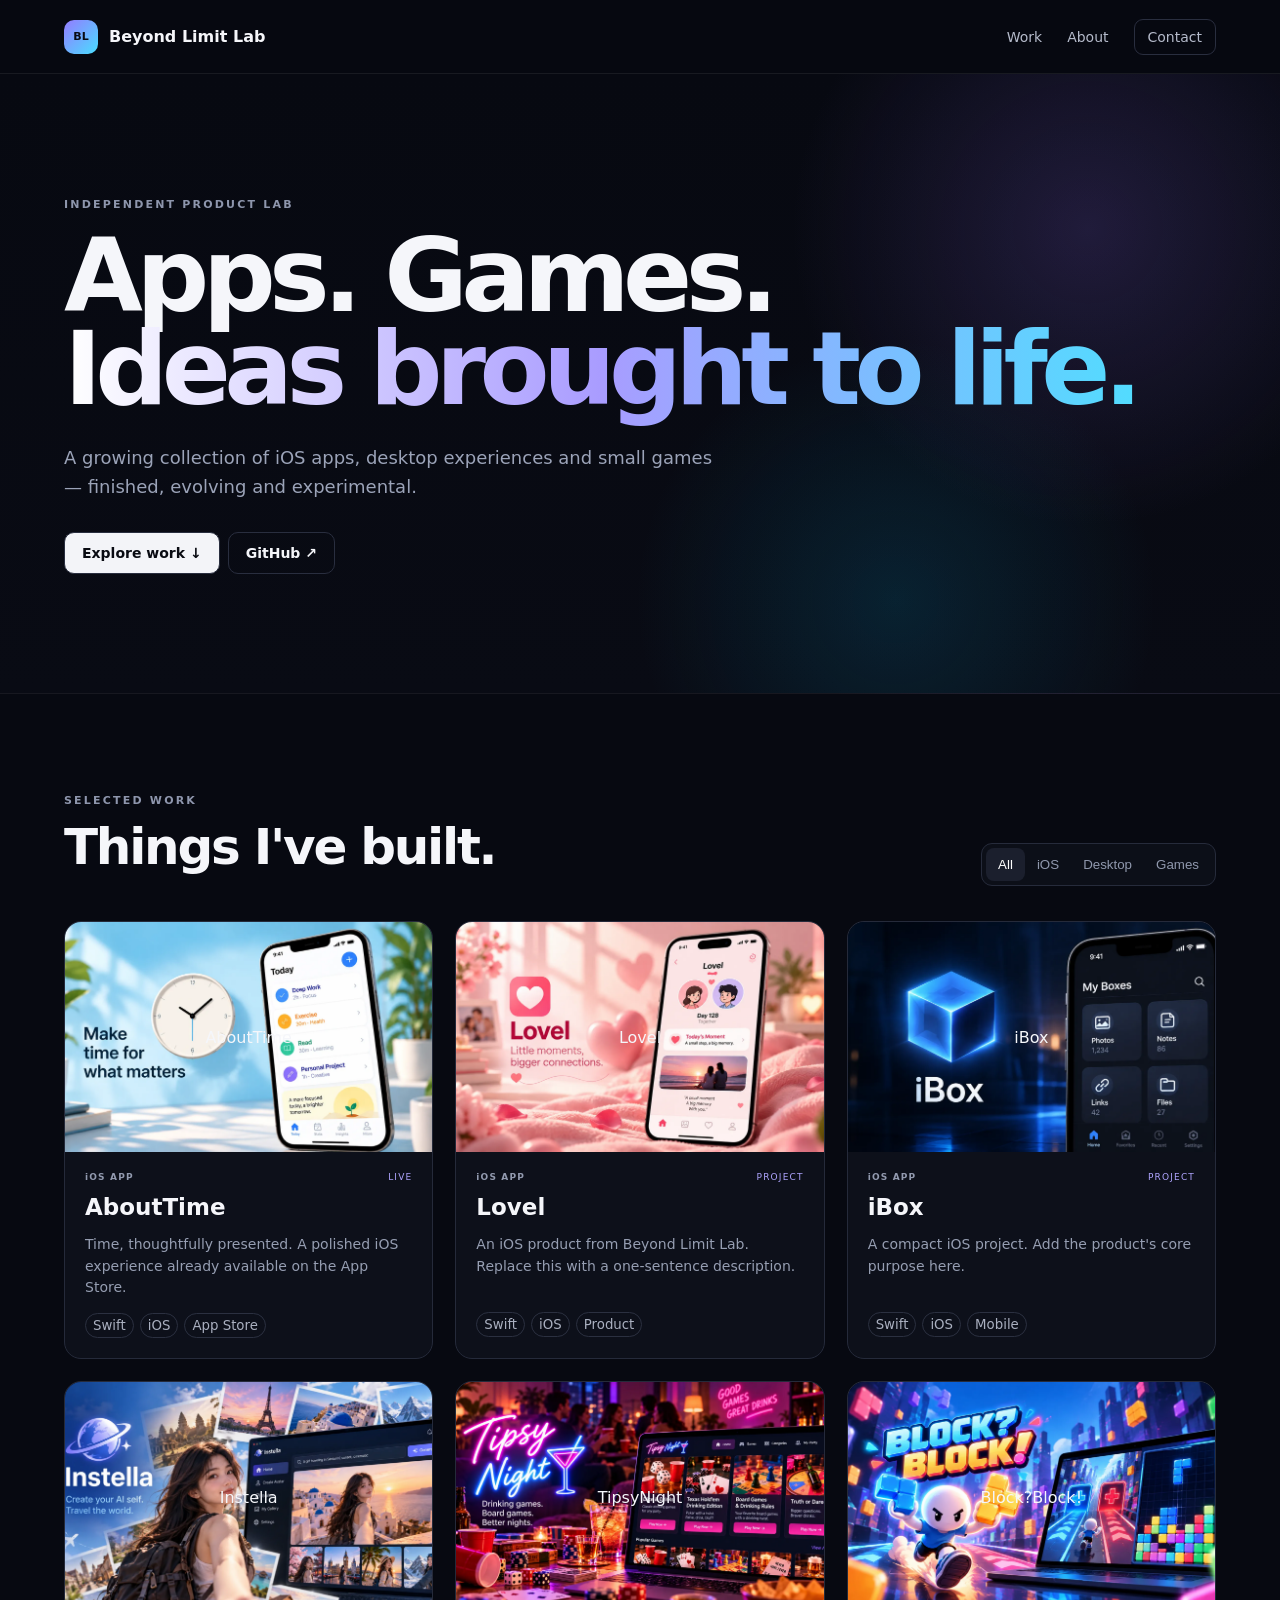
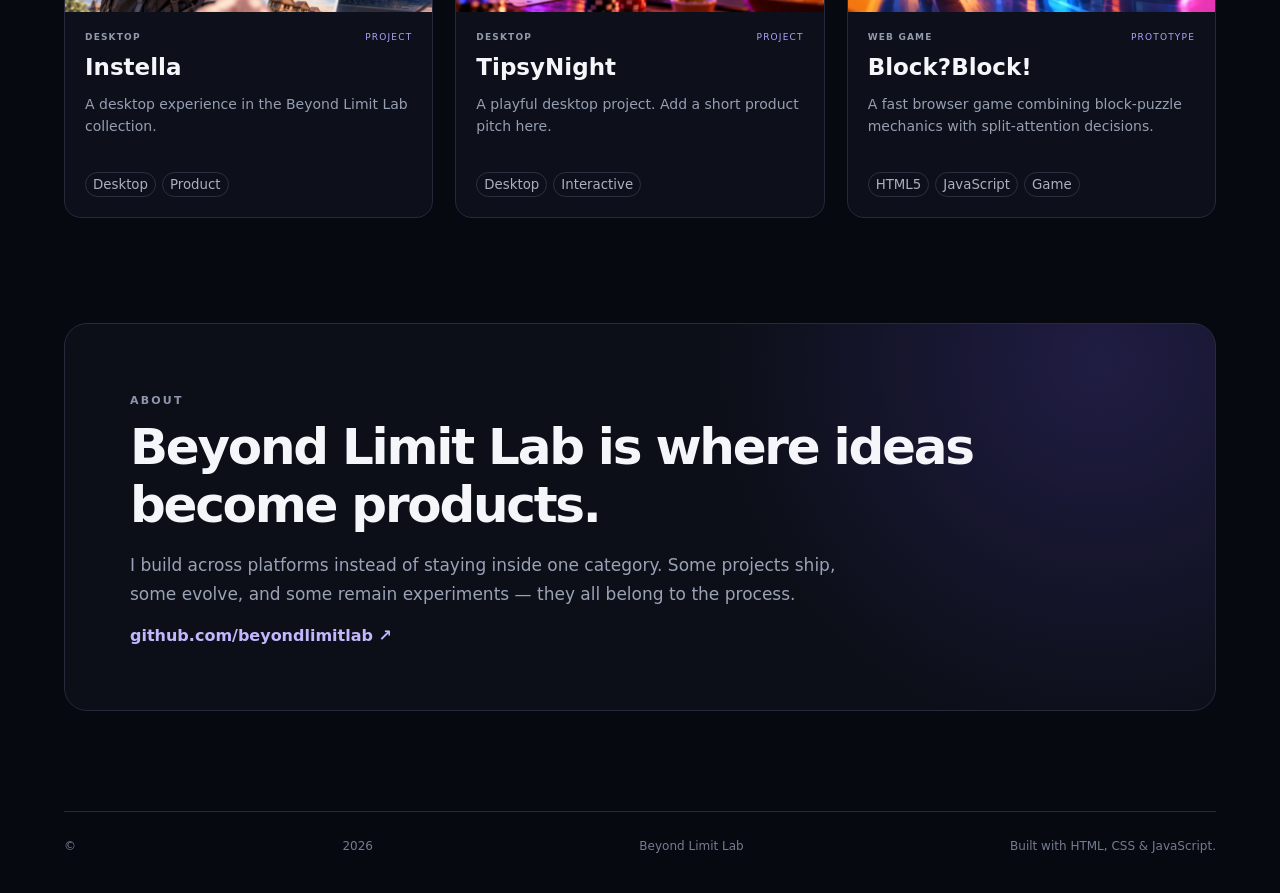
<file: index.html>
<!doctype html><html lang="en"><head><meta charset="utf-8"><meta name="viewport" content="width=device-width,initial-scale=1">
<title>Beyond Limit Lab</title><meta name="description" content="Beyond Limit Lab — apps, games and experiments."><link rel="stylesheet" href="style.css"></head>
<body><header><a class="brand" href="#"><i>BL</i> Beyond Limit Lab</a><nav><a href="#work">Work</a><a href="#about">About</a><a class="contact" href="mailto:hello@example.com">Contact</a></nav></header>
<main><section class="hero"><div><label>INDEPENDENT PRODUCT LAB</label><h1>Apps. Games.<br><span>Ideas brought to life.</span></h1>
<p>A growing collection of iOS apps, desktop experiences and small games — finished, evolving and experimental.</p>
<a class="btn light" href="#work">Explore work ↓</a><a class="btn" href="https://github.com/beyondlimitlab">GitHub ↗</a></div></section>
<section id="work" class="work"><div class="title"><div><label>SELECTED WORK</label><h2>Things I've built.</h2></div>
<div class="filters"><button class="active" data-filter="all">All</button><button data-filter="ios">iOS</button><button data-filter="desktop">Desktop</button><button data-filter="game">Games</button></div></div>
<div class="grid"><article class="card" data-category="ios">
<a class="cover cover-abouttime" href="#"><span>AboutTime</span></a>
<div class="body"><div class="meta"><b>iOS APP</b><em>LIVE</em></div><h3>AboutTime</h3><p>Time, thoughtfully presented. A polished iOS experience already available on the App Store.</p>
<div class="tags"><small>Swift</small><small>iOS</small><small>App Store</small></div></div></article><article class="card" data-category="ios">
<a class="cover cover-lovel" href="#"><span>Lovel</span></a>
<div class="body"><div class="meta"><b>iOS APP</b><em>PROJECT</em></div><h3>Lovel</h3><p>An iOS product from Beyond Limit Lab. Replace this with a one-sentence description.</p>
<div class="tags"><small>Swift</small><small>iOS</small><small>Product</small></div></div></article><article class="card" data-category="ios">
<a class="cover cover-ibox" href="#"><span>iBox</span></a>
<div class="body"><div class="meta"><b>iOS APP</b><em>PROJECT</em></div><h3>iBox</h3><p>A compact iOS project. Add the product's core purpose here.</p>
<div class="tags"><small>Swift</small><small>iOS</small><small>Mobile</small></div></div></article><article class="card" data-category="desktop">
<a class="cover cover-instella" href="#"><span>Instella</span></a>
<div class="body"><div class="meta"><b>DESKTOP</b><em>PROJECT</em></div><h3>Instella</h3><p>A desktop experience in the Beyond Limit Lab collection.</p>
<div class="tags"><small>Desktop</small><small>Product</small></div></div></article><article class="card" data-category="desktop">
<a class="cover cover-tipsy" href="#"><span>TipsyNight</span></a>
<div class="body"><div class="meta"><b>DESKTOP</b><em>PROJECT</em></div><h3>TipsyNight</h3><p>A playful desktop project. Add a short product pitch here.</p>
<div class="tags"><small>Desktop</small><small>Interactive</small></div></div></article><article class="card" data-category="game">
<a class="cover cover-block" href="#"><span>Block?Block!</span></a>
<div class="body"><div class="meta"><b>WEB GAME</b><em>PROTOTYPE</em></div><h3>Block?Block!</h3><p>A fast browser game combining block-puzzle mechanics with split-attention decisions.</p>
<div class="tags"><small>HTML5</small><small>JavaScript</small><small>Game</small></div></div></article></div></section>
<section id="about" class="about"><label>ABOUT</label><h2>Beyond Limit Lab is where ideas become products.</h2><p>I build across platforms instead of staying inside one category. Some projects ship, some evolve, and some remain experiments — they all belong to the process.</p><a href="https://github.com/beyondlimitlab">github.com/beyondlimitlab ↗</a></section>
</main><footer>© <span id="year"></span> Beyond Limit Lab <span>Built with HTML, CSS & JavaScript.</span></footer><script src="script.js"></script></body></html>
</file>
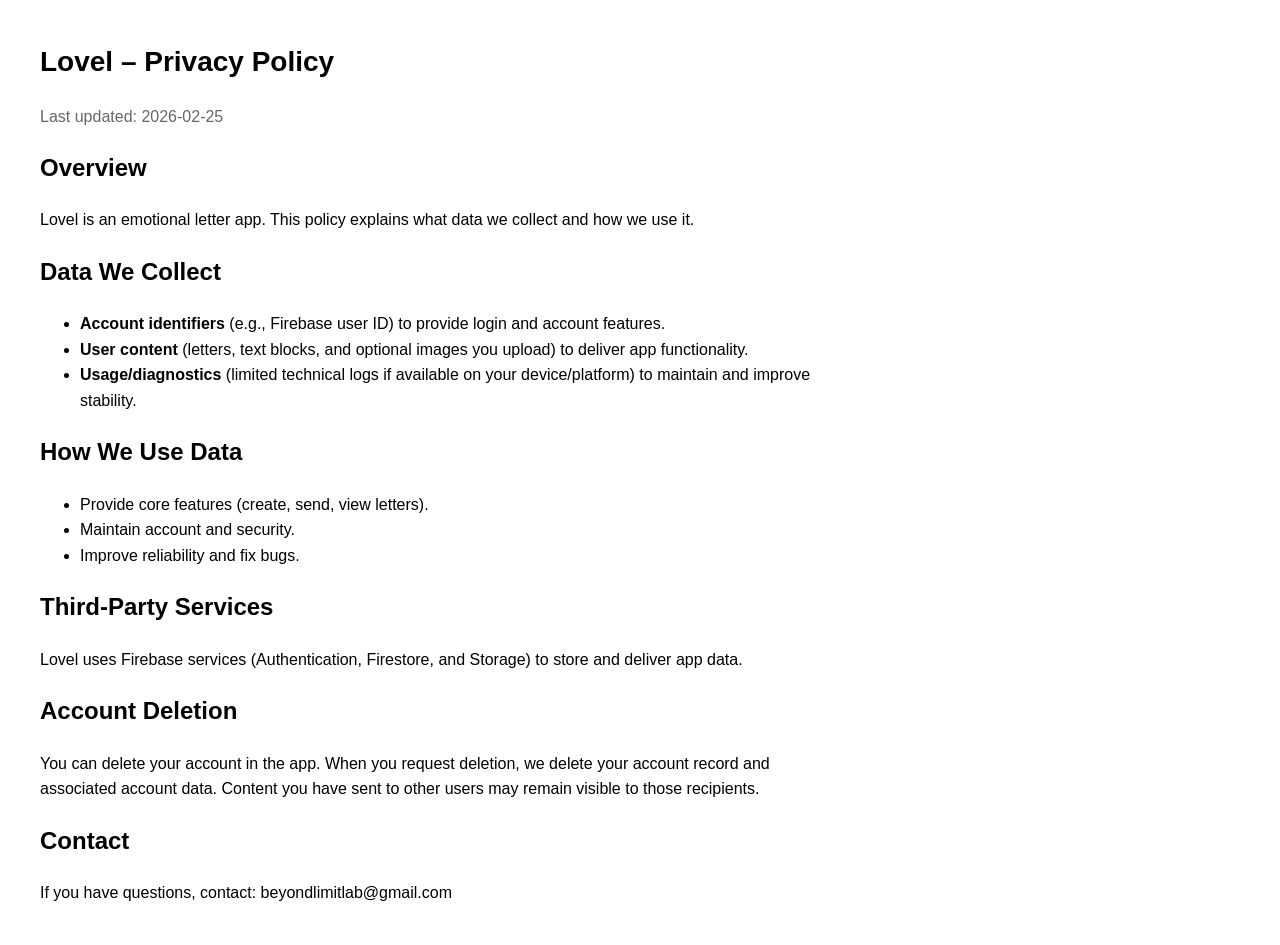
<file: lovel/privacy.html>
<!doctype html>
<html>
<head>
  <meta charset="utf-8" />
  <meta name="viewport" content="width=device-width, initial-scale=1" />
  <title>Lovel – Privacy Policy</title>
  <style>
    body{font-family:-apple-system,BlinkMacSystemFont,sans-serif;margin:40px;max-width:780px;line-height:1.6}
    h1{font-size:28px}
    .muted{color:#666}
  </style>
</head>
<body>
  <h1>Lovel – Privacy Policy</h1>
  <p class="muted">Last updated: 2026-02-25</p>

  <h2>Overview</h2>
  <p>Lovel is an emotional letter app. This policy explains what data we collect and how we use it.</p>

  <h2>Data We Collect</h2>
  <ul>
    <li><strong>Account identifiers</strong> (e.g., Firebase user ID) to provide login and account features.</li>
    <li><strong>User content</strong> (letters, text blocks, and optional images you upload) to deliver app functionality.</li>
    <li><strong>Usage/diagnostics</strong> (limited technical logs if available on your device/platform) to maintain and improve stability.</li>
  </ul>

  <h2>How We Use Data</h2>
  <ul>
    <li>Provide core features (create, send, view letters).</li>
    <li>Maintain account and security.</li>
    <li>Improve reliability and fix bugs.</li>
  </ul>

  <h2>Third-Party Services</h2>
  <p>Lovel uses Firebase services (Authentication, Firestore, and Storage) to store and deliver app data.</p>

  <h2>Account Deletion</h2>
  <p>You can delete your account in the app. When you request deletion, we delete your account record and associated account data. Content you have sent to other users may remain visible to those recipients.</p>

  <h2>Contact</h2>
  <p>If you have questions, contact: beyondlimitlab@gmail.com</p>
</body>
</html>
</file>
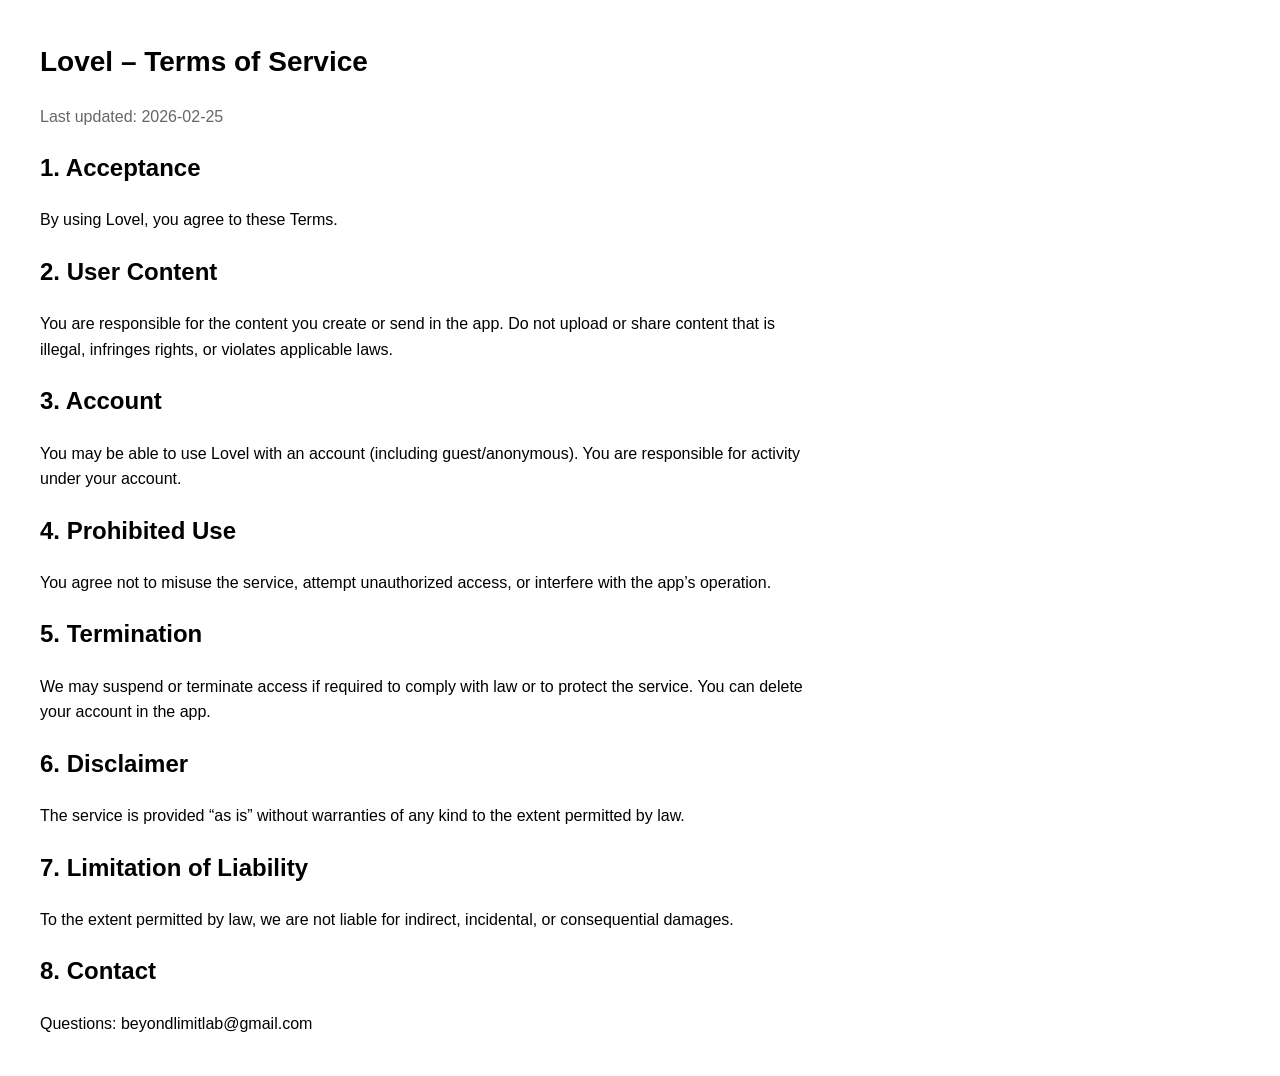
<file: lovel/terms.html>
<!doctype html>
<html>
<head>
  <meta charset="utf-8" />
  <meta name="viewport" content="width=device-width, initial-scale=1" />
  <title>Lovel – Terms of Service</title>
  <style>
    body{font-family:-apple-system,BlinkMacSystemFont,sans-serif;margin:40px;max-width:780px;line-height:1.6}
    h1{font-size:28px}
    .muted{color:#666}
  </style>
</head>
<body>
  <h1>Lovel – Terms of Service</h1>
  <p class="muted">Last updated: 2026-02-25</p>

  <h2>1. Acceptance</h2>
  <p>By using Lovel, you agree to these Terms.</p>

  <h2>2. User Content</h2>
  <p>You are responsible for the content you create or send in the app. Do not upload or share content that is illegal, infringes rights, or violates applicable laws.</p>

  <h2>3. Account</h2>
  <p>You may be able to use Lovel with an account (including guest/anonymous). You are responsible for activity under your account.</p>

  <h2>4. Prohibited Use</h2>
  <p>You agree not to misuse the service, attempt unauthorized access, or interfere with the app’s operation.</p>

  <h2>5. Termination</h2>
  <p>We may suspend or terminate access if required to comply with law or to protect the service. You can delete your account in the app.</p>

  <h2>6. Disclaimer</h2>
  <p>The service is provided “as is” without warranties of any kind to the extent permitted by law.</p>

  <h2>7. Limitation of Liability</h2>
  <p>To the extent permitted by law, we are not liable for indirect, incidental, or consequential damages.</p>

  <h2>8. Contact</h2>
  <p>Questions: beyondlimitlab@gmail.com</p>
</body>
</html>
</file>
<file: style.css>
* {
    box-sizing: border-box;
}

html {
    scroll-behavior: smooth;
}

body {
    margin: 0;
    background: #070911;
    color: #f5f6fa;
    font-family: Inter, system-ui, -apple-system, Segoe UI, sans-serif;
}

a {
    text-decoration: none;
    color: inherit;
}

header {
    height: 74px;
    padding: 0 5vw;
    display: flex;
    align-items: center;
    justify-content: space-between;
    position: sticky;
    top: 0;
    z-index: 10;
    background: #070911dd;
    backdrop-filter: blur(16px);
    border-bottom: 1px solid #ffffff12;
}

.brand {
    font-weight: 800;
    display: flex;
    gap: 11px;
    align-items: center;
}

.brand i {
    font-style: normal;
    font-size: 11px;
    display: grid;
    place-items: center;
    width: 34px;
    height: 34px;
    border-radius: 10px;
    background: linear-gradient(135deg, #947cff, #49ddff);
    color: #090b13;
}

nav {
    display: flex;
    gap: 25px;
    align-items: center;
    font-size: 14px;
    color: #b5bbcb;
}

.contact {
    border: 1px solid #292e3f;
    padding: 9px 13px;
    border-radius: 9px;
}

/* HERO */

.hero {
    min-height: 620px;
    display: flex;
    align-items: center;
    padding: 80px 5vw;
    background:
        radial-gradient(circle at 85% 25%, #523f8d55, transparent 25%),
        radial-gradient(circle at 70% 85%, #087da633, transparent 25%),
        linear-gradient(#070911, #090b14);
    border-bottom: 1px solid #ffffff10;
}

.hero > div,
.work,
.about,
footer {
    width: min(1180px, 90vw);
    margin: auto;
}

label {
    font-size: 11px;
    letter-spacing: .2em;
    font-weight: 800;
    color: #8e96ad;
}

h1 {
    font-size: clamp(55px, 8vw, 102px);
    line-height: .91;
    letter-spacing: -.065em;
    margin: 18px 0 27px;
}

h1 span {
    color: transparent;
    background: linear-gradient(90deg, #fff, #a99cff, #52dcff);
    background-clip: text;
    -webkit-background-clip: text;
}

.hero p {
    max-width: 650px;
    color: #9ba3b8;
    font-size: 18px;
    line-height: 1.65;
}

.btn {
    display: inline-block;
    border: 1px solid #292e3f;
    border-radius: 10px;
    padding: 12px 17px;
    margin: 12px 8px 0 0;
    font-weight: 750;
    font-size: 14px;
}

.btn.light {
    background: #f3f4f8;
    color: #090b12;
}

/* PROJECTS */

.work {
    padding: 95px 0;
}

.title {
    display: flex;
    justify-content: space-between;
    align-items: end;
    margin-bottom: 35px;
}

h2 {
    font-size: clamp(34px, 4vw, 50px);
    letter-spacing: -.045em;
    margin: 10px 0;
}

/* FILTERS */

.filters {
    display: flex;
    background: #0c0f18;
    border: 1px solid #262b3b;
    border-radius: 11px;
    padding: 4px;
}

.filters button {
    border: 0;
    background: transparent;
    color: #9098ad;
    padding: 9px 12px;
    border-radius: 8px;
    cursor: pointer;
}

.filters button.active,
.filters button:hover {
    background: #1b1f2d;
    color: white;
}

/* GRID */

.grid {
    display: grid;
    grid-template-columns: repeat(3, 1fr);
    gap: 22px;
}

.card {
    background: #0d101a;
    border: 1px solid #252a3a;
    border-radius: 17px;
    overflow: hidden;
    transition: .22s;
}

.card:hover {
    transform: translateY(-5px);
    border-color: #42495f;
}

.card.hide {
    display: none;
}

/* PROJECT COVER */

.cover {
    height: 230px;
    display: grid;
    place-items: center;
    position: relative;
    overflow: hidden;

    background-position: center;
    background-size: cover;
    background-repeat: no-repeat;
}

/* Hover View Project */

.cover::after {
    content: "VIEW PROJECT ↗";
    position: absolute;
    top: 13px;
    right: 13px;

    font-size: 9px;
    letter-spacing: .1em;

    background: #05070dbb;
    border: 1px solid #ffffff25;
    border-radius: 7px;

    padding: 6px 8px;

    opacity: 0;
    transition: .2s;
}

.card:hover .cover::after {
    opacity: 1;
}

/* =========================
   PROJECT IMAGES
   ========================= */

.cover-abouttime {
    background-image: url("images/abouttime.webp");
}

.cover-lovel {
    background-image: url("images/lovel.webp");
}

.cover-ibox {
    background-image: url("images/ibox.webp");
}

.cover-instella {
    background-image: url("images/instella.webp");
}

.cover-tipsy {
    background-image: url("images/tipsynight.webp");
}

.cover-block {
    background-image: url("images/blockblock.webp");
}

/* CARD CONTENT */

.body {
    padding: 20px;
}

.meta {
    display: flex;
    justify-content: space-between;

    font-size: 9px;
    letter-spacing: .13em;

    color: #929aaf;
}

.meta em {
    font-style: normal;
    color: #afa5ff;
}

.body h3 {
    font-size: 23px;
    margin: 12px 0 7px;
}

.body p {
    color: #969eb2;
    line-height: 1.55;
    font-size: 14px;
    min-height: 64px;
}

/* TAGS */

.tags {
    display: flex;
    gap: 6px;
    flex-wrap: wrap;
}

.tags small {
    border: 1px solid #2b3040;
    border-radius: 99px;
    padding: 4px 7px;
    color: #aab0c0;
}

/* ABOUT */

.about {
    margin-top: 10px;
    margin-bottom: 100px;

    padding: 65px;

    border: 1px solid #262b3b;
    border-radius: 23px;

    background:
        radial-gradient(
            circle at 90% 10%,
            #7657ff30,
            transparent 35%
        ),
        #0c0f18;
}

.about p {
    max-width: 720px;
    color: #9aa2b6;
    line-height: 1.7;
    font-size: 17px;
}

.about a {
    color: #c0b7ff;
    font-weight: 700;
}

/* FOOTER */

footer {
    border-top: 1px solid #252a39;

    padding: 27px 0 40px;

    color: #747c90;
    font-size: 12px;

    display: flex;
    justify-content: space-between;
}

/* TABLET */

@media (max-width: 900px) {

    .grid {
        grid-template-columns: repeat(2, 1fr);
    }

    .title {
        align-items: flex-start;
        flex-direction: column;
        gap: 15px;
    }
}

/* MOBILE */

@media (max-width: 620px) {

    nav a:not(.contact) {
        display: none;
    }

    .grid {
        grid-template-columns: 1fr;
    }

    .hero {
        min-height: 550px;
    }

    .filters {
        width: 100%;
        overflow: auto;
    }

    .about {
        padding: 30px;
    }

    footer {
        flex-direction: column;
        gap: 10px;
    }
}
</file>
